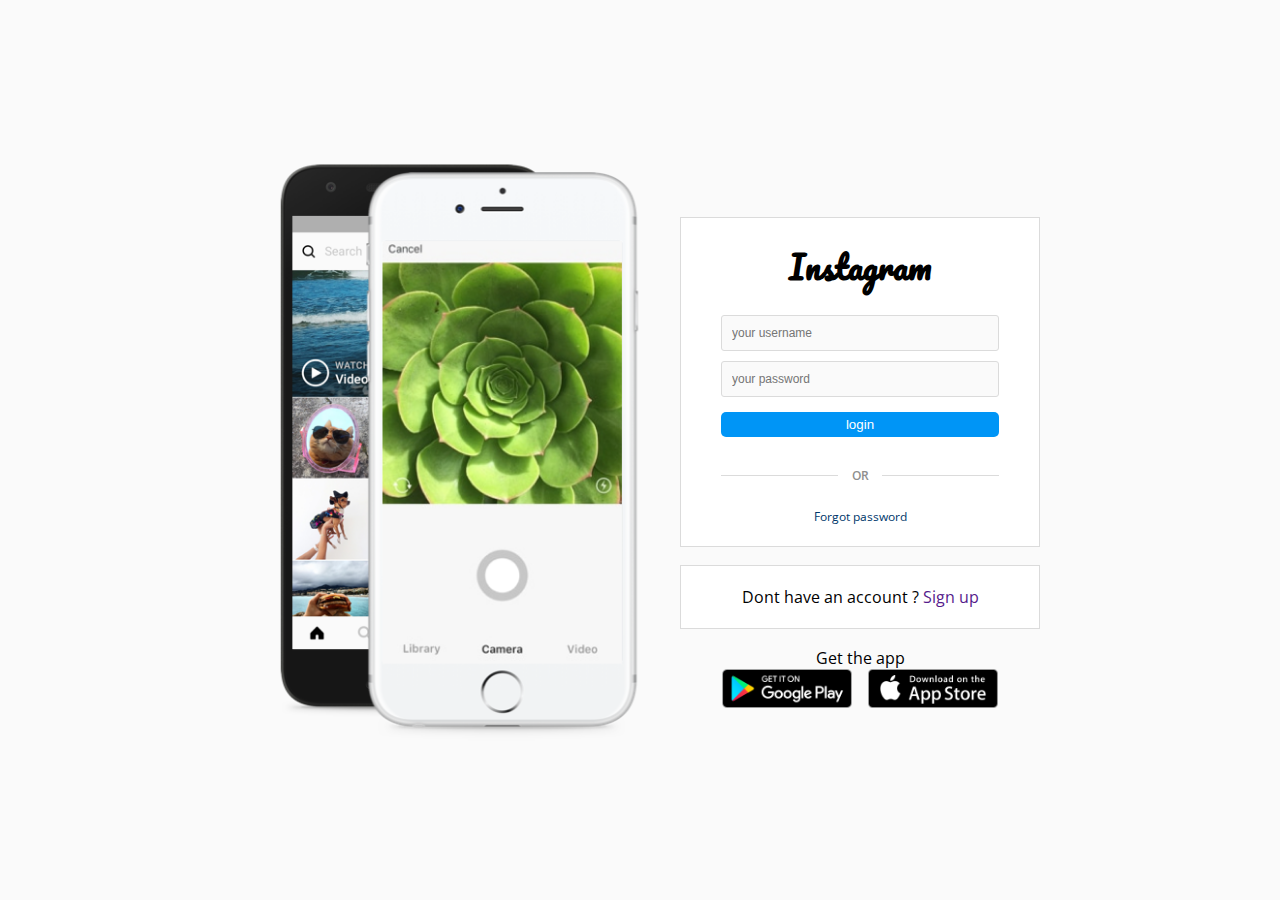
<file: project-1/index.html>
<!DOCTYPE html>
<html lang="en">
<head>
    <meta charset="UTF-8">
    <meta name="viewport" content="width=device-width, initial-scale=1.0">
    <link rel="stylesheet" href="style.css"/>
    <title>Instagram</title>
</head>
<body>
    <main>
        <div class="row">
            <div class="img-section">
                <img src="images/Insta.png" alt="Insta image"/>
            </div>
            <div class="login-section">
                <div class="white-bg">
                    <h1>Instagram</h1>
                    <form action="#">
                        <input type="text" placeholder="your username" >
                        <input type="password"  placeholder="your password">
                        <button class="submit-btn" type="submit">login</button>
                        <div class="or">
                            <span></span>
                            <p>or</p>
                            <span></span>
                        </div>
                        <a href="" class="forgot-login">Forgot password</a>
                    </form>
                </div>
                <div class="white-bg mt">
                    <p>Dont have an account ? <a href=""> Sign up</a></p>
                </div>
                <div class="get-app mt">
                    <p>Get the app</p>
                    <div class="d-flex">
                        <a href="#"><img src="images/play_store.png" alt=""></a>
                        <a href="#"><img src="images/app_store.png" alt=""></a>
                    </div>
                </div>
            </div>
        </div>
    </main>
</body>
</html>
</file>
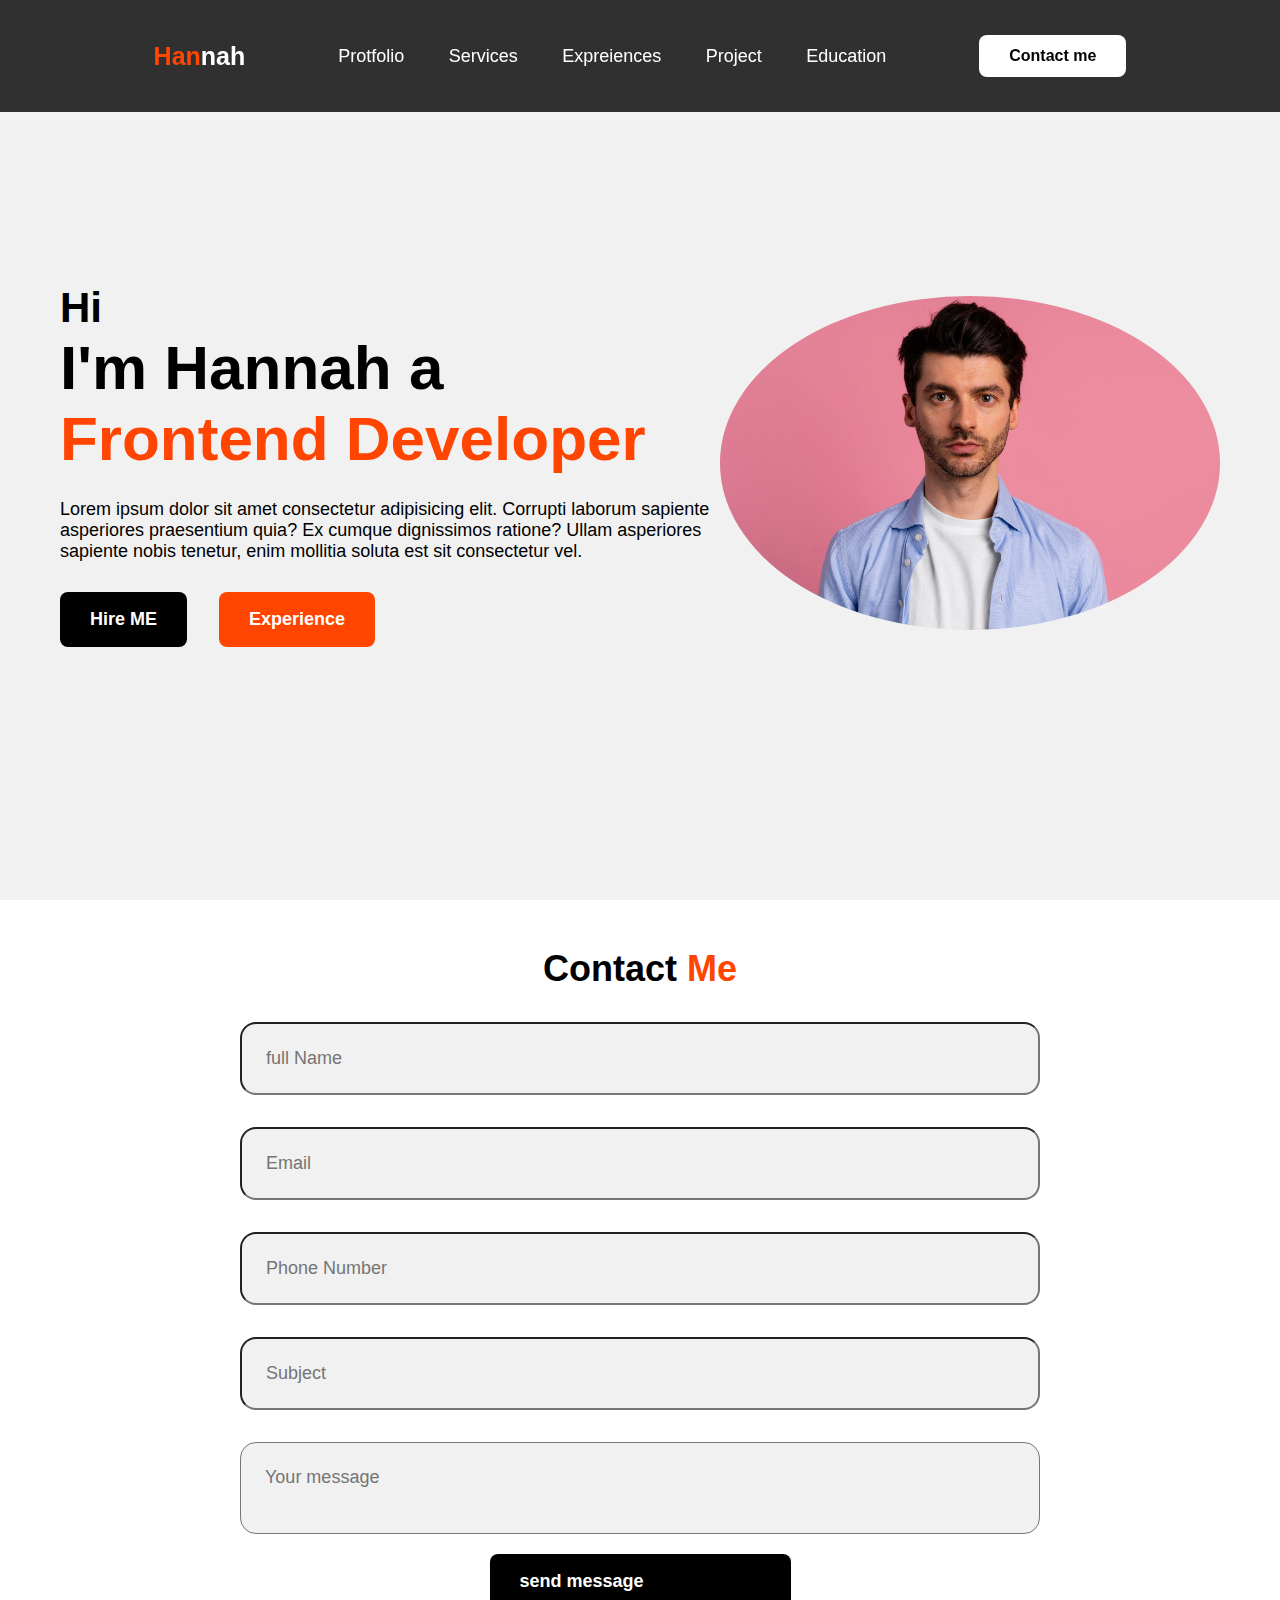
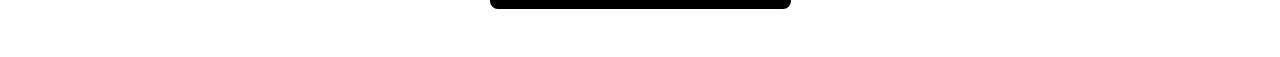
<file: project-2/index.html>
<!DOCTYPE html>
<html lang="en">
<head>
    <meta charset="UTF-8">
    <meta name="viewport" content="width=device-width, initial-scale=1.0">
    <link rel="stylesheet" href="style.css" />
    <title>Document</title>
</head>
<body>
    <header class="header">
        <a href="" class="logo"><span>Han</span>nah</a>
        <nav class="navbar">
            <a href="#">Protfolio</a>
            <a href="#">Services</a>
            <a href="#">Expreiences</a>
            <a href="#">Project</a>
            <a href="#">Education</a>
        </nav>
        <a href="#" class="contact">Contact me</a>
    </header>
    <section class="home">
        <div class="home-content">
            <h3>Hi</h3>
            <h1> I'm Hannah a <span>Frontend Developer</span></h1>
            <p>Lorem ipsum dolor sit amet consectetur adipisicing elit. Corrupti laborum sapiente asperiores praesentium quia? Ex cumque dignissimos ratione? Ullam asperiores sapiente nobis tenetur, enim mollitia soluta est sit consectetur vel.</p>
            <div class="btn-box">
                <button class="btn-1">Hire ME</button>
                <button class="btn-2">Experience</button>
            </div>
        </div>
        <div class="img-box">
            <img src="face.jpg" alt="">
        </div>
    </section>
    <section class="contact-form">
        <h2 class="contact-me">Contact <span>Me</span></h2>
        <form action="">
            <div class="input-box">
                <input type="text" placeholder="full Name">
                <input type="email" placeholder="Email">
            </div>
            <div class="input-box">
                <input type="number" placeholder="Phone Number">
                <input type="text" placeholder="Subject">
            </div>
            <textarea name="" id="" cols="30" row="10" placeholder="Your message"></textarea>
            <input type="text" value="send message" class="btn-1">
        </form>
    </section>
</body>
</html>
</file>
<file: project-1/style.css>
@import url('https://fonts.googleapis.com/css2?family=Open+Sans:wght@400;600&family=Pacifico&display=swap');



*, *::after, *::before {
    padding: 0;
    margin: 0;
    box-sizing: border-box;
}

body {
    font-family: "Open Sans",sans-serif;
    height: 100vh;
    width: 100%;
    background-color: #fafafa;
    overflow: hidden;
      display: flex;
    justify-content: space-around;
    align-items: center;
    flex-direction: column;
}

h1{
    font-family: "Pacifico",cursive;
    margin-bottom: 16px;
}

img{
    max-width: 100%;
}

a{
    text-decoration: none;
}

main{
    width: 100%;
    max-width: 800px;
}

.row{
    display : flex;
    justify-content: space-between ;
    align-items: center ;
    width: 100%;

}

.img-section { 
    flex: 0 0 55%
}

.login-section{
    flex : 0 0 45%;
    padding-top: 30px ;
}

.white-bg {
    background-color: #fff;
    border: 1px solid #dbdbdb;
    padding:  20px 40px;
    display: flex;
    justify-content: center;
    align-items: center;
    flex-direction: column;
    text-align: center;
}

.white-bg input {
    width: 100%;
    padding: 10px;
    margin: 5px 0;
    background-color: #fafafa;
    border : 1px solid #dbdbdb;
    border-radius :3px;
    color : #262626;
    font-size: 12px;
    outline: none;
}
 
.white-bg button {
    width: 100%;
    background-color: rgba(0, 149, 246, 1);
    color: #fff;
    padding: 5px 10px ;
    margin: 10px 0;
    border-radius: 5px;
    border : none;
}
.white-bg button:hover {
    background-color: rgba(0, 149, 246, 0.3);

}

.or {
    position: relative;
    display: flex;
    justify-content: center;
    align-items: center;
    margin: 20px 0;
}

.or span {
    display: block;
    background-color: #dbdbdb;
    height: 1px;
    width: 100%;
}

.or p {
    margin: 0 5%;
    text-transform: uppercase;
    font-weight: 600;
    font-size: 12px;
    color: #8e8e8e;
}



a.forgot-login {
    color: #00376b;
    font-size: 12px;
}

.d-flex {
    display: flex;
    justify-content: center;
    align-items :center
}

.mt {
    margin-top: 18px;
}

.get-app p {
    text-align: center;
}
.get-app a  {
    margin:0 8px;
}

.get-app a img {
    width: 130px;
}
</file>
<file: project-2/style.css>
*{
    margin: 0 ;
    padding: 0;
    box-sizing:border-box;
    font-family:sans-serif;
    text-decoration: none;
    list-style: none;
}

.header {
    position :fixed;
    top: 0 ; 
    left: 0;
    width: 100%;
    padding: 35px 12%;
    background-color: rgba(0, 0, 0, 0.8);
    display: flex;
    align-items: center;
    justify-content: space-between;
    z-index: 50;
}

.logo {
    font-size : 25px ;
    color : white;
    font-weight : 600;
  
}

.logo:hover {
    color: orangered;
    transform: scale(1.1);
    
}

span {
    color: orangered;
}

.navbar a {
    font-size: 18px;
    color: white ;
    font-weight : 500;
    margin: 0 20px;
    border-bottom: 3px solid transparent;
}

.navbar a:hover {
    border-bottom: 3px solid orangered;
    color: orangered     ;

}


.contact {
    padding: 10px 28px;
    background-color: white;
    color: black;
    border: 2px solid transparent;
    border-radius: 8px;
    font-size : 16px;
    font-weight: 600;
}

.contact:hover {
    background-color: orangered;
    color: white;
}


.home {
    width: 100%;
    min-height: 100vh;
    background: rgb(241,241,241);
    display: flex;
    align-items: center;
    gap: 7px;
    padding : 30px 60px 0;
}

.home-content {
    max-width: 800px;
}

.home-content h3 {
    font-size: 42px;
}

.home-content h1 {
    font-size: 62px;
}

.home-content p {
    font-size: 18px;
    margin: 25px 0 30px;
}

.btn-box {
    width: 345px;
    display: flex;
    gap: 2em;
}

.btn-1{
    padding: 15px 28px;
    background-color: black;
    color : white;
    border : 2px solid transparent;
    border-radius: 8px;
    font-size: 18px;
    font-weight: 600;
    cursor: pointer;
}

.btn-1:hover{
     background-color: white;
    color : black;
    border : 2px solid black;

}

.btn-2{
    padding: 15px 28px;
    background-color: orangered;
    color : white;
    border : 2px solid transparent;
    border-radius: 8px;
    font-size: 18px;
    font-weight: 600;
    cursor: pointer;
}

.btn-2:hover{
     background-color: white;
    color : orangered;

}

.img-box img {
    border-radius: 50%;
    width: 500px;
}

.contact-form h2 {
    text-align : center ;
    margin-top: 48px;
    margin-bottom: 16px;
    font-size: 36px;
}

.contact-form form {
    max-width: 800px;
    margin: 16px auto;
    text-align: center;
    margin-bottom: 48px; 
}

.contact-form form  .input-box{
    display:flex;
    justify-content: center;
    flex-wrap: wrap;
}

.contact-form form  .input-box input , .contact-form form textarea{
    width: 100%;
    padding: 24px;
    font-size: 18px;
    color: black;
    background-color: rgb(241,241 , 241);
    border-radius:16px ;
    margin: 16px 0;
    resize: none;
}
</file>
